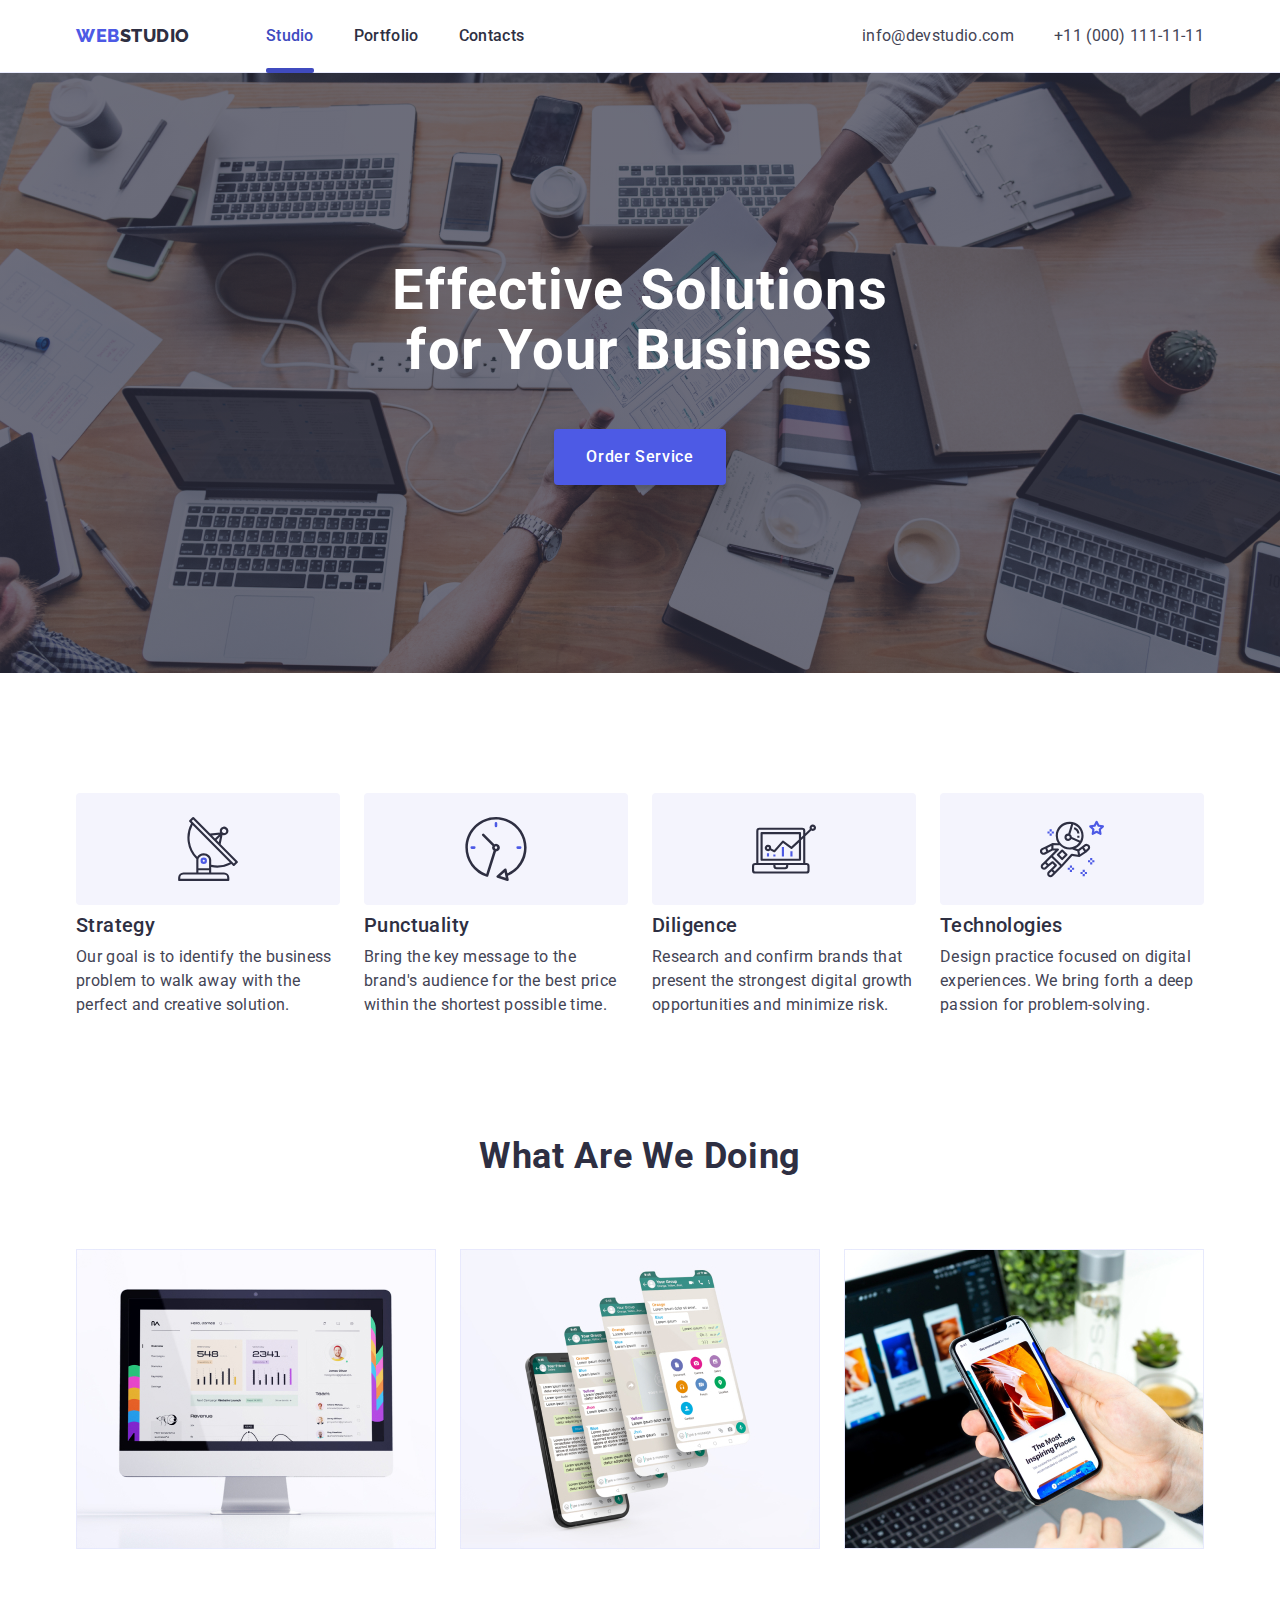
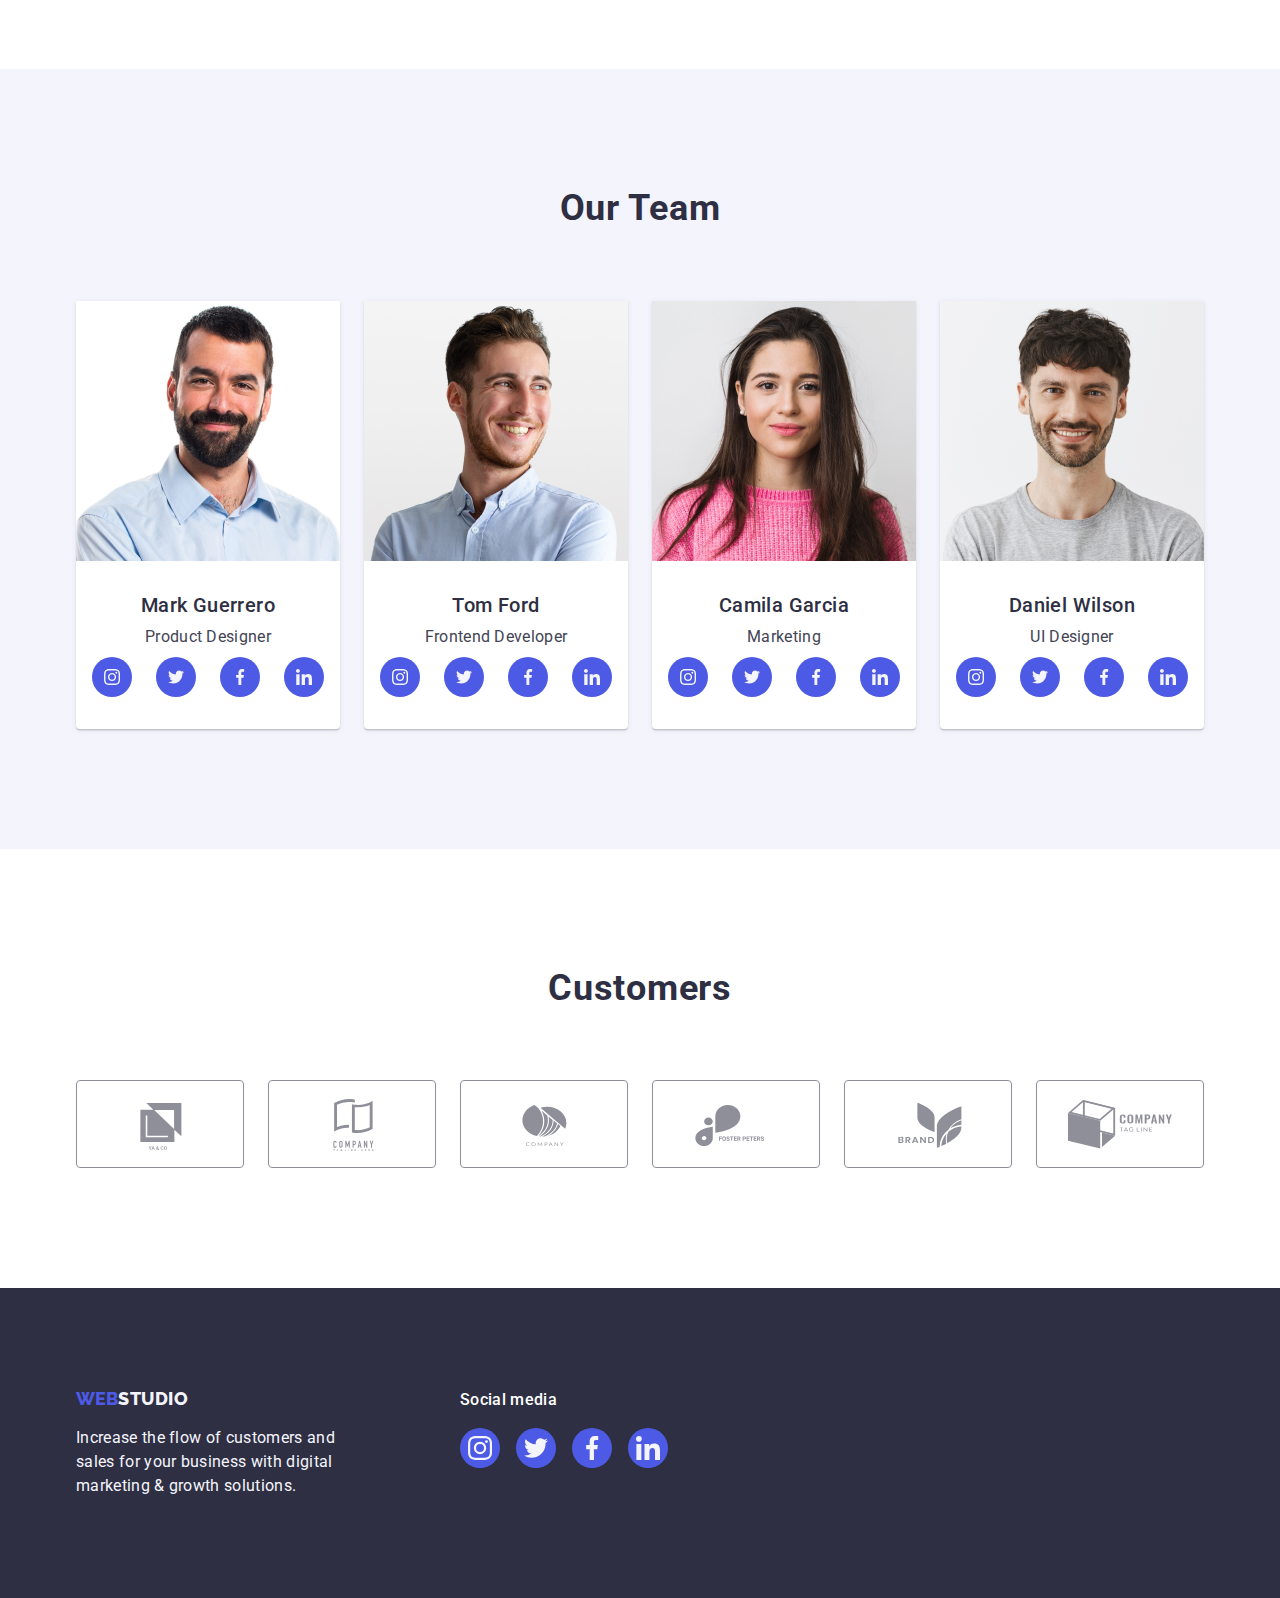
<file: index.html>
<!DOCTYPE html>
<html lang="en">
<head>
    <meta charset="UTF-8">
    <meta http-equiv="X-UA-Compatible" content="IE=edge">
    <meta name="viewport" content="width=device-width, initial-scale=1.0">
    <title>Document</title>
    <link rel="preconnect" href="https://fonts.googleapis.com">
    <link rel="preconnect" href="https://fonts.gstatic.com" crossorigin>
    <link href="https://fonts.googleapis.com/css2?family=Raleway:wght@800&family=Roboto:wght@400;500;700;900&display=swap" rel="stylesheet">
    <link rel="stylesheet" href="https://cdnjs.cloudflare.com/ajax/libs/modern-normalize/1.1.0/modern-normalize.min.css">
    <link rel="stylesheet" href="css/styles.css">
</head>
<body>
   <!-- Неader section -->
   <header class="border">
    <div class="header-container container">
        <!-- Nav -->
        <nav class="header-nav">
        <!-- Logo -->
        <a class="logo link" href="./index.html">Web<span class="logo-item">Studio</span></a>
        <ul class="nav-list link list">
            <li class="header-nav-list">
                <a class="header-nav-link link current" href="./index.html">Studio</a>
            </li>
            <li class="header-nav-list">
                <a class="header-nav-link link" href="./portfolio.html">Portfolio</a>
            </li>
            <li class="header-nav-list">
                <a class="header-nav-link link" href="">Contacts</a>
            </li>
        </ul>
        </nav>
        <address class="contacts">
            <ul class="header-contacts link list">
                 <li><a class="header-link link" href="mailto:info@devstudio.com">info@devstudio.com</a></li>
                <li><a class="header-link list link" href="tel:+110001111111">+11 (000) 111-11-11</a></li>
            </ul>
         </address>
    </div>
</header>
    <!-- Main section -->
    <main>
        <!-- Hero section -->
                <section class="hero-overlay">
                    <div class="main-container container">
                        <h1 class="hero-caption">Effective Solutions for Your Business</h1>
                        <button class="button" type="button" data-modal-open>Order Service</button>
                    </div>
                </section>
        <!-- About section -->
            <section class="page-section">
                <div class="container">
                    <h2 class="visually-hidden">About section</h2>
                    <ul class="page-item list">
                     <li class="desc-item"> 
                        <div class="icon-conteiner">
                            <svg class="page-icon" width="64" height="64">
                                <use href="./images/icons.svg#icon-antenna"></use>
                            </svg>
                        </div>
                         <h3 class="section-title">Strategy</h3>
                         <p class="section-text">Our goal is to identify the business problem to walk away with the perfect and creative solution.</p>
                     </li>
                     <li class="desc-item">
                        <div class="icon-conteiner">
                            <svg class="page-icon" width="64" height="64">
                                <use href="./images/icons.svg#icon-clock"></use>
                            </svg>
                        </div>
                         <h3 class="section-title">Punctuality</h3>
                         <p class="section-text">Bring the key message to the brand's audience for the best price within the shortest possible time.</p>
                     </li>
                     <li class="desc-item">
                        <div class="icon-conteiner">
                            <svg class="page-icon" width="64" height="64">
                                <use href="./images/icons.svg#icon-diagram"></use>
                            </svg>
                        </div>
                         <h3 class="section-title">Diligence</h3>
                         <p class="section-text">Research and confirm brands that present the strongest digital growth opportunities and minimize risk.</p>
                     </li>
                     <li class="desc-item">
                        <div class="icon-conteiner">
                            <svg class="page-icon" width="64" height="64">
                                <use href="./images/icons.svg#icon-astronaut"></use>
                            </svg>
                        </div>
                         <h3 class="section-title">Technologies</h3>
                         <p class="section-text">Design practice focused on digital experiences. We bring forth a deep passion for problem-solving.</p>
                     </li>
                    </ul>
                </div>
            </section>
        <!-- What are we doing-->
            <section class="content-section section">
                <div class="container">
                    <h2 class="content-title">What are we doing</h2>
                    <ul class="card-set list link">
                        <li class="card-set-item item">
                            <img src="./images/img.jpg" alt="laptop" width="360" height="300">
                        </li>
                        <li class="card-set-item item">
                            <img src="./images/img2.jpg" alt="smartphone" width="360" height="300">
                        </li>
                        <li class="card-set-item item">
                            <img src="./images/img3.jpg" alt="iphone" width="360" height="300">
                        </li>
                    </ul>
                </div>
            </section>
        <!-- Team section -->
            <section class="features-section section">
                <div class="container">
                    <h2 class="subject-section">Our Team</h2>
                    <ul class="features-list list card-set">
                       <li class="features-items card-set-item">
                        <img src="./images/img4.jpg" alt="Photo Mark Guerrero" width="264" height="260">
                        <div class="team-wrapper">
                            <h3 class="features-title">Mark Guerrero</h3>
                            <p class="features-section-text">Product Designer</p>
                            <ul class="social list">
                                <li class="social-item">
                                    <a class="social-link link" href="https://www.instagram.com/" target="_blank" rel="noopener noreferrer" aria-label="Link instagram">
                                         <svg class="social-icon" width="16" height="16">
                                            <use href="./images/icons.svg#icon-instagram"></use>
                                        </svg> 
                                    </a>
                                 </li>
                                 <li class="social-item">
                                    <a class="social-link link" href="https://twitter.com/" target="_blank" rel="noopener noreferrer" aria-label="Link twitter">
                                        <svg class="social-icon" width="16" height="16">
                                            <use href="./images/icons.svg#icon-twitter"></use>
                                        </svg>
                                    </a>
                                 </li>
                                 <li class="social-item">
                                    <a class="social-link link" href="https://uk-ua.facebook.com/" target="_blank" rel="noopener noreferrer" aria-label="Link facebook">
                                        <svg class="social-icon" width="16" height="16">
                                            <use href="./images/icons.svg#icon-facebook"></use>
                                        </svg>
                                    </a>
                                 </li>
                                 <li class="social-item">
                                    <a class="social-link link" href="https://ua.linkedin.com/" target="_blank" rel="noopener noreferrer" aria-label="Link linkedin">
                                        <svg class="social-icon" width="16" height="16">
                                            <use href="./images/icons.svg#icon-linkedin"></use>
                                        </svg>
                                    </a>
                                 </li>
                            </ul>
                        </div>
                       </li>
                       <li class="features-items card-set-item">
                        <img src="./images/img7.jpg" alt="Photo Tom Ford" width="264" height="260">
                        <div class="team-wrapper">
                            <h3 class="features-title">Tom Ford</h3>
                            <p class="features-section-text">Frontend Developer</p>
                            <ul class="social list">
                                <li class="social-item">
                                    <a class="social-link link" href="https://www.instagram.com/" target="_blank" rel="noopener noreferrer" aria-label="Link instagram">
                                         <svg class="social-icon" width="40" height="40">
                                            <use href="./images/icons.svg#icon-instagram"></use>
                                        </svg> 
                                    </a>
                                 </li>
                                 <li class="social-item">
                                    <a class="social-link link" href="https://twitter.com/" target="_blank" rel="noopener noreferrer" aria-label="Link twitter">
                                        <svg class="social-icon" width="40" height="40">
                                            <use href="./images/icons.svg#icon-twitter"></use>
                                        </svg>
                                    </a>
                                 </li>
                                 <li class="social-item">
                                    <a class="social-link link" href="https://uk-ua.facebook.com/" target="_blank" rel="noopener noreferrer" aria-label="Link facebook">
                                        <svg class="social-icon" width="40" height="40">
                                            <use href="./images/icons.svg#icon-facebook"></use>
                                        </svg>
                                    </a>
                                 </li>
                                 <li class="social-item">
                                    <a class="social-link link" href="https://ua.linkedin.com/" target="_blank" rel="noopener noreferrer" aria-label="Link linkedin">
                                        <svg class="social-icon" width="40" height="40">
                                            <use href="./images/icons.svg#icon-linkedin"></use>
                                        </svg>
                                    </a>
                                 </li>
                            </ul>
                        </div>
                       </li>
                       <li class="features-items card-set-item">
                        <img src="./images/img5.jpg" alt="Photo Camila Garcia" width="264" height="260">
                        <div class="team-wrapper">
                            <h3 class="features-title">Camila Garcia</h3>
                            <p class="features-section-text">Marketing</p>
                            <ul class="social list">
                                <li class="social-item">
                                    <a class="social-link link" href="https://www.instagram.com/" target="_blank" rel="noopener noreferrer" aria-label="Link instagram">
                                         <svg class="social-icon" width="40" height="40">
                                            <use href="./images/icons.svg#icon-instagram"></use>
                                        </svg> 
                                    </a>
                                 </li>
                                 <li class="social-item">
                                    <a class="social-link link" href="https://twitter.com/" target="_blank" rel="noopener noreferrer" aria-label="Link twitter">
                                        <svg class="social-icon" width="40" height="40">
                                            <use href="./images/icons.svg#icon-twitter"></use>
                                        </svg>
                                    </a>
                                 </li>
                                 <li class="social-item">
                                    <a class="social-link link" href="https://uk-ua.facebook.com/" target="_blank" rel="noopener noreferrer" aria-label="Link facebook">
                                        <svg class="social-icon" width="40" height="40">
                                            <use href="./images/icons.svg#icon-facebook"></use>
                                        </svg>
                                    </a>
                                 </li>
                                 <li class="social-item">
                                    <a class="social-link link" href="https://ua.linkedin.com/" target="_blank" rel="noopener noreferrer" aria-label="Link linkedin">
                                        <svg class="social-icon" width="40" height="40">
                                            <use href="./images/icons.svg#icon-linkedin"></use>
                                        </svg>
                                    </a>
                                 </li>
                            </ul>
                        </div>
                       </li>
                       <li class="features-items card-set-item">
                        <img src="./images/img6.jpg" alt="Photo Daniel Wilson" width="264" height="260">
                        <div class="team-wrapper">
                            <h3 class="features-title">Daniel Wilson</h3>
                            <p class="features-section-text">UI Designer</p>
                            <ul class="social list">
                                <li class="social-item">
                                    <a class="social-link link" href="https://www.instagram.com/" target="_blank" rel="noopener noreferrer" aria-label="Link instagram">
                                         <svg class="social-icon" width="40" height="40">
                                            <use href="./images/icons.svg#icon-instagram"></use>
                                        </svg> 
                                    </a>
                                 </li>
                                 <li class="social-item">
                                    <a class="social-link link" href="https://twitter.com/" target="_blank" rel="noopener noreferrer" aria-label="Link twitter">
                                        <svg class="social-icon" width="40" height="40">
                                            <use href="./images/icons.svg#icon-twitter"></use>
                                        </svg>
                                    </a>
                                 </li>
                                 <li class="social-item">
                                    <a class="social-link link" href="https://uk-ua.facebook.com/" target="_blank" rel="noopener noreferrer" aria-label="Link facebook">
                                        <svg class="social-icon" width="40" height="40">
                                            <use href="./images/icons.svg#icon-facebook"></use>
                                        </svg>
                                    </a>
                                 </li>
                                 <li class="social-item">
                                    <a class="social-link link" href="https://ua.linkedin.com/" target="_blank" rel="noopener noreferrer" aria-label="Link linkedin">
                                        <svg class="social-icon" width="40" height="40">
                                            <use href="./images/icons.svg#icon-linkedin"></use>
                                        </svg>
                                    </a>
                                 </li>
                            </ul>
                        </div>
                       </li>
                    </ul>
                </div>
            </section>
            <!-- Customers -->
            <section class="clients-section">
                <div class="container">
                    <h2 class="clients-title">Customers</h2>
                    <ul class="clients-list list">
                    <li class="clients-item list">
                        <a class="clients-link" href="">
                            <svg class="clients-icon" width="104" height="56">
                                <use href="./images/icons.svg#icon-Logo-5"></use>
                            </svg>
                        </a>
                    </li>
                    <li class="clients-item list">
                        <a class="clients-link" href="">
                            <svg class="clients-icon" width="104" height="56">
                                <use href="./images/icons.svg#icon-Logo-6"></use>
                            </svg>
                        </a>
                    </li>
                    <li class="clients-item list">
                        <a class="clients-link" href="">
                            <svg class="clients-icon" width="104" height="56">
                                <use href="./images/icons.svg#icon-Logo-7"></use>
                            </svg>
                        </a>
                    </li>
                    <li class="clients-item list">
                        <a class="clients-link" href="">
                            <svg class="clients-icon" width="104" height="56">
                                <use href="./images/icons.svg#icon-Logo-8"></use>
                            </svg>
                        </a>
                    </li>
                    <li class="clients-item list">
                        <a class="clients-link" href="">
                            <svg class="clients-icon" width="104" height="56">
                                <use href="./images/icons.svg#icon-Logo-9"></use>
                            </svg>
                        </a>
                    </li>
                    <li class="clients-item list">
                        <a class="clients-link" href="">
                            <svg class="clients-icon" width="104" height="56">
                                <use href="./images/icons.svg#icon-Logo-10"></use>
                            </svg>
                        </a>
                    </li>
                   </ul>
                </div>
            </section>
    </main>
    <!-- Footer -->
        <footer class="footer-section list">
            <div class="footer-container container">
                <div class="footer-wrap">
                    <a class="footer-logo-link link" href="./index.html">Web<span class="footer-logo">Studio</span></a>
                    <p class="footer-text">Increase the flow of customers and sales for your business with digital marketing &#38; growth solutions.</p>
                </div>
                <div class="footer-contacts">
                    <p class="contacts-text">Social media</p>
                    <ul class="footer-list list">
                        <li class="social-item">
                            <a class="social-link footer-link link" href="https://www.instagram.com/" target="_blank" rel="noopener noreferrer" aria-label="Link instagram">
                                 <svg class="social-icon footer-icon" width="24" height="24">
                                    <use href="./images/icons.svg#icon-instagram"></use>
                                </svg>
                            </a>
                         </li>
                         <li class="social-item">
                            <a class="social-link footer-link link" href="https://twitter.com/" target="_blank" rel="noopener noreferrer" aria-label="Link twitter">
                                <svg class="social-icon footer-icon" width="24" height="24">
                                    <use href="./images/icons.svg#icon-twitter"></use>
                                </svg>
                            </a>
                         </li>
                         <li class="social-item">
                            <a class="social-link footer-link link" href="https://uk-ua.facebook.com/" target="_blank" rel="noopener noreferrer" aria-label="Link facebook">
                                <svg class="social-icon footer-icon" width="24" height="24">
                                    <use href="./images/icons.svg#icon-facebook"></use>
                                </svg>
                            </a>
                         </li>
                         <li class="social-item">
                            <a class="social-link footer-link link" href="https://ua.linkedin.com/" target="_blank" rel="noopener noreferrer" aria-label="Link linkedin">
                                <svg class="social-icon footer-icon" width="24" height="24">
                                    <use href="./images/icons.svg#icon-linkedin"></use>
                                </svg>
                            </a>
                         </li>
                    </ul>
                </div>
            </div>
        </footer>
           <!-- Modal window -->
           <div class="backdrop is-hidden" data-modal>
            <div class="modal">
                <button class="modal-button" type="button" data-modal-close>
                    <svg class="modal-icon" width="8" height="8">
                        <use href="./images/icons.svg#icon-close"></use>
                    </svg>
                </button>
            </div>
        </div>
    <script src="./modal.js"></script>
</body>
</html>
</file>
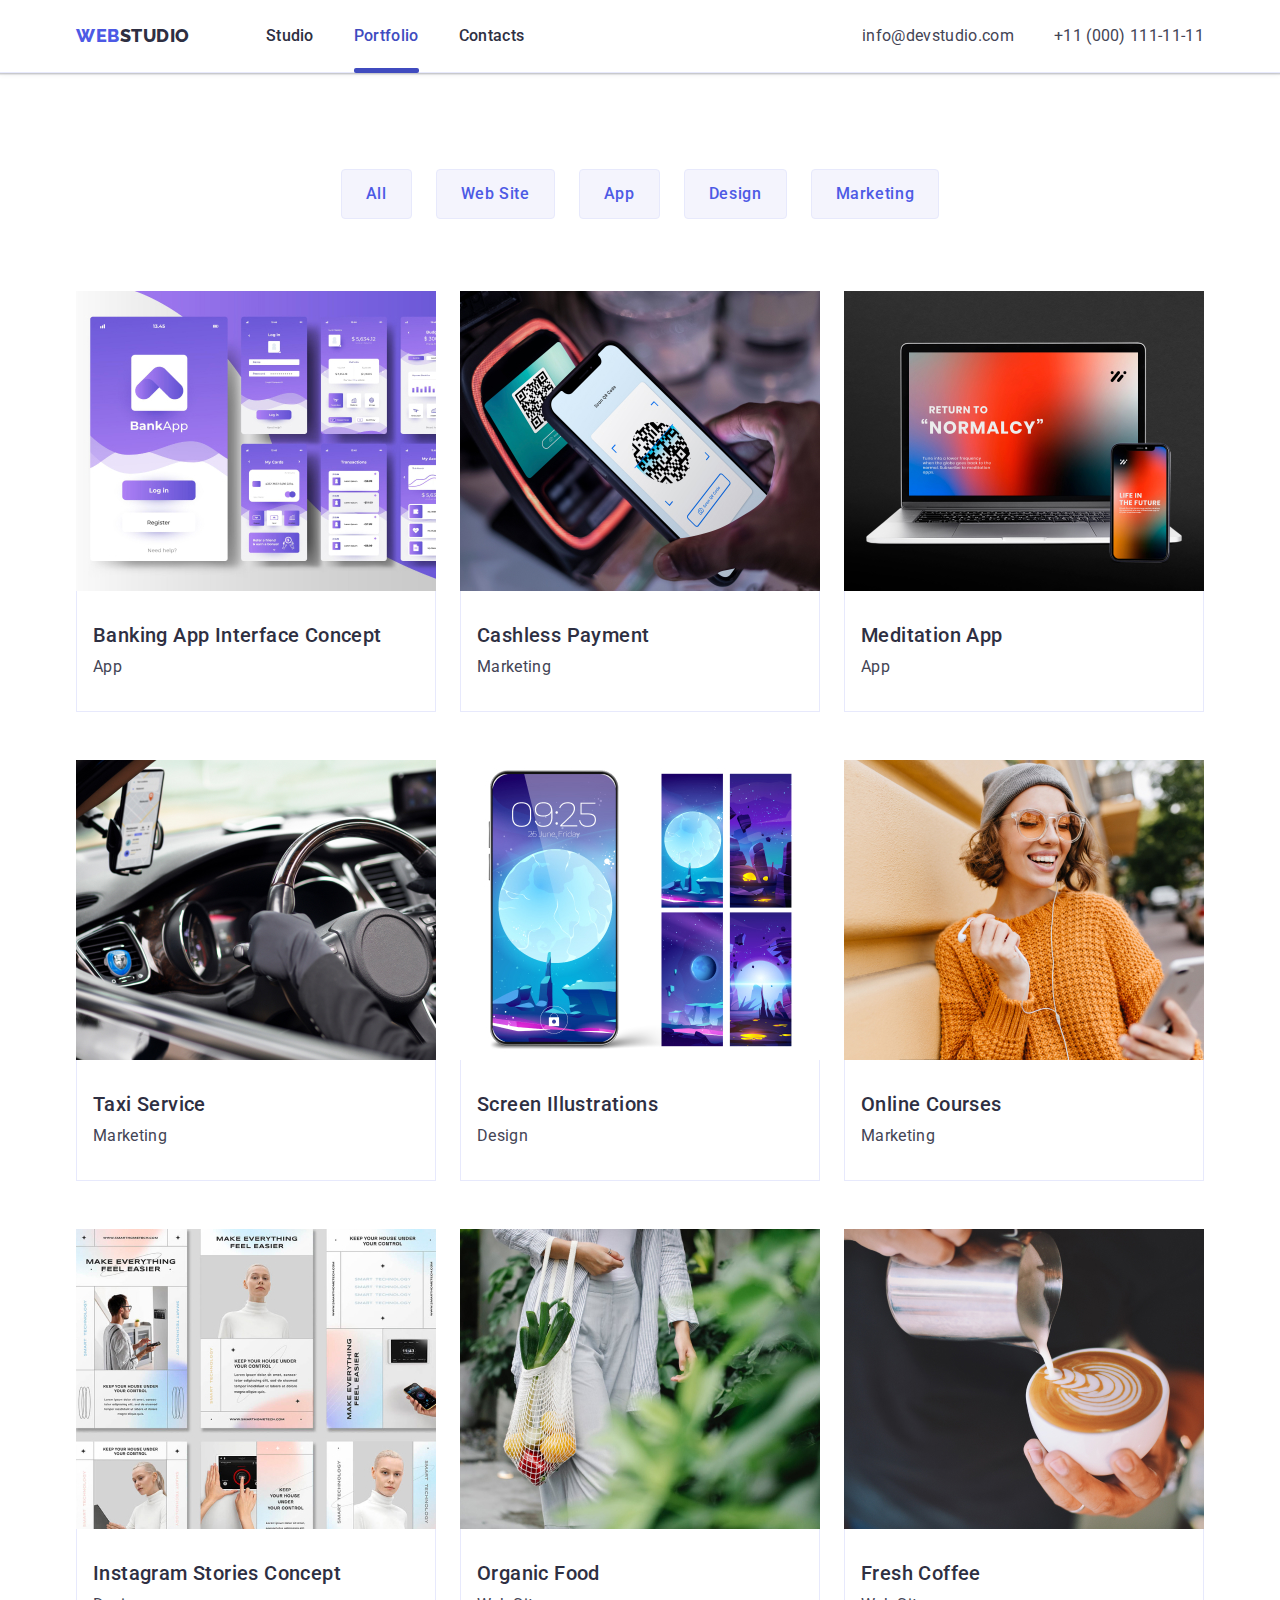
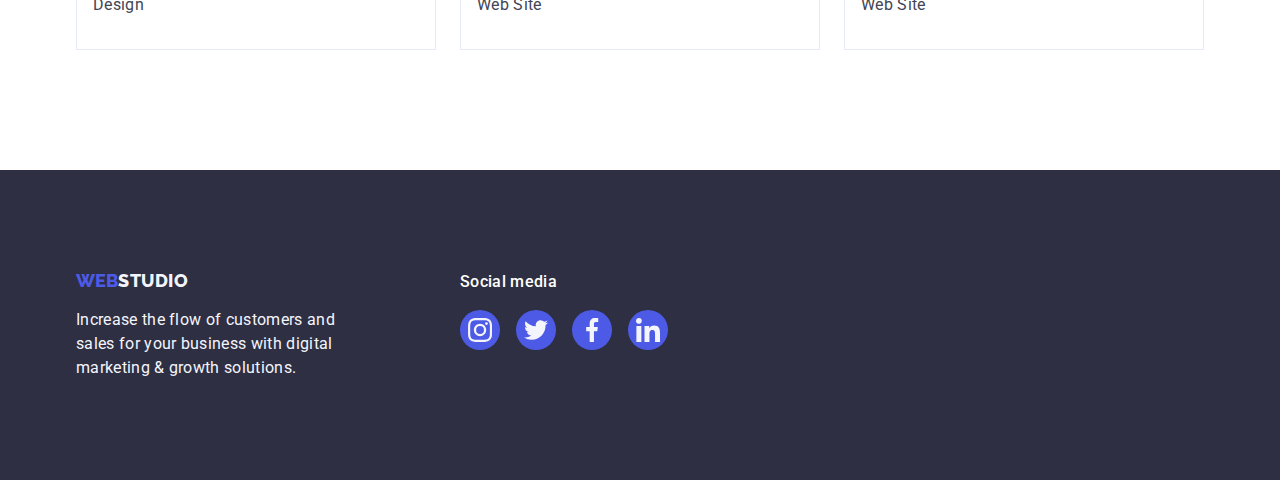
<file: portfolio.html>
<!DOCTYPE html>
<html lang="en">
<head>
    <meta charset="UTF-8">
    <meta http-equiv="X-UA-Compatible" content="IE=edge">
    <meta name="viewport" content="width=device-width, initial-scale=1.0">
    <title>Document</title>
    <link rel="preconnect" href="https://fonts.googleapis.com">
    <link rel="preconnect" href="https://fonts.gstatic.com" crossorigin>
    <link href="https://fonts.googleapis.com/css2?family=Raleway:wght@800&family=Roboto:wght@400;500;700;900&display=swap" rel="stylesheet">
    <link rel="stylesheet" href="https://cdnjs.cloudflare.com/ajax/libs/modern-normalize/1.1.0/modern-normalize.min.css">
    <link rel="stylesheet" href="css/styles.css">
</head>
<body>
    <!-- Неader section -->
    <header class="border">
        <div class="header-container container">
            <!-- Nav -->
            <nav class="header-nav">
            <!-- Logo -->
            <a class="logo link" href="./index.html">Web<span class="logo-item">Studio</span></a>
            <ul class="nav-list link list">
                <li class="header-nav-list">
                    <a class="header-nav-link link" href="./index.html">Studio</a>
                </li>
                <li class="header-nav-list">
                    <a class="header-nav-link link current" href="./portfolio.html">Portfolio</a>
                </li>
                <li class="header-nav-list">
                    <a class="header-nav-link link" href="">Contacts</a>
                </li>
            </ul>
            </nav>
            <address class="contacts">
                <ul class="header-contacts link list">
                     <li><a class="header-link link" href="mailto:info@devstudio.com">info@devstudio.com</a></li>
                    <li><a class="header-link list link" href="tel:+110001111111">+11 (000) 111-11-11</a></li>
                </ul>
             </address>
        </div>
    </header>
    <!-- Main section -->
    <main>
    <section class="main-section">
        <div class="container">
            <h1  class="visually-hidden">Main section</h1>
            <ul class="main-item card-set list">
                <li><button class="main-button" type="button">All</button></li>
                <li><button class="main-button" type="button">Web Site</button></li>
                <li><button class="main-button" type="button">App</button></li>
                <li><button class="main-button" type="button">Design</button></li>
                <li><button class="main-button" type="button">Marketing</button></li>
            </ul>
            <ul class="main-item-wrapper card-set link list">
                <li class="body-items card-set-item">
                    <a class="main-link link" href="">
                        <div class="main-box">
                            <img src="./images/img11.jpg" alt="Banking App Interface Concept" width="360" height="300">
                            <div class="main-overlay">
                                <p class="overlay-label">14 Stylish and User-Friendly App Design Concepts · Task Manager App · Calorie Tracker App · Exotic Fruit Ecommerce App · Cloud Storage App</p>
                            </div>
                        </div>
                             <div class="main-team-wrapper">
                                <h2 class="main-title">Banking App Interface Concept</h2>
                                <p class="main-text">App</p>
                            </div>
                    </a>
                </li>
                <li class="body-items card-set-item">
                        <a class="main-link link" href="">
                            <div class="main-box">
                                <img src="./images/img12.jpg" alt="Cashless Payment" width="360" height="300">
                                <div class="main-overlay">
                                    <p class="overlay-label">14 Stylish and User-Friendly App Design Concepts · Task Manager App · Calorie Tracker App · Exotic Fruit Ecommerce App · Cloud Storage App</p>
                                </div>
                            </div>
                        <div class="main-team-wrapper">
                            <h2 class="main-title">Cashless Payment</h2>
                            <p class="main-text">Marketing</p>
                        </div>
                    </a>
                </li>
                <li class="body-items card-set-item">
                        <a class="main-link link" href="">
                            <div class="main-box">
                                <img src="./images/img13.jpg" alt="Meditation App" width="360" height="300">
                                <div class="main-overlay">
                                    <p class="overlay-label">14 Stylish and User-Friendly App Design Concepts · Task Manager App · Calorie Tracker App · Exotic Fruit Ecommerce App · Cloud Storage App</p>
                                </div>
                            </div>
                        <div class="main-team-wrapper">
                            <h2 class="main-title">Meditation App</h2>
                            <p class="main-text">App</p>
                        </div>
                    </a>
                </li>
                <li class="body-items card-set-item">
                        <a class="main-link link" href="">
                            <div class="main-box">
                                <img src="./images/img14.jpg" alt="Taxi Service" width="360" height="300">
                                <div class="main-overlay">
                                    <p class="overlay-label">14 Stylish and User-Friendly App Design Concepts · Task Manager App · Calorie Tracker App · Exotic Fruit Ecommerce App · Cloud Storage App</p>
                                </div>
                            </div>
                        <div class="main-team-wrapper">
                            <h2 class="main-title">Taxi Service</h2>
                            <p class="main-text">Marketing</p>
                        </div>
                    </a>
                </li>
                <li class="body-items card-set-item">
                        <a class="main-link link" href="">
                            <div class="main-box">
                                <img src="./images/img15.jpg" alt="Screen Illustrations" width="360" height="300">
                                <div class="main-overlay">
                                    <p class="overlay-label">14 Stylish and User-Friendly App Design Concepts · Task Manager App · Calorie Tracker App · Exotic Fruit Ecommerce App · Cloud Storage App</p>
                                </div>
                            </div>
                        <div class="main-team-wrapper">
                            <h2 class="main-title">Screen Illustrations</h2>
                            <p class="main-text">Design</p>
                        </div>
                    </a>
                </li>
                <li class="body-items card-set-item">
                        <a class="main-link link" href="">
                            <div class="main-box">
                                <img src="./images/img16.jpg" alt="Online Courses" width="360" height="300">
                                <div class="main-overlay">
                                    <p class="overlay-label">14 Stylish and User-Friendly App Design Concepts · Task Manager App · Calorie Tracker App · Exotic Fruit Ecommerce App · Cloud Storage App</p>
                                </div>
                            </div>
                        <div class="main-team-wrapper">
                            <h2 class="main-title">Online Courses</h2>
                            <p class="main-text">Marketing</p>
                        </div>
                    </a>
                </li>
                <li class="body-items card-set-item">
                        <a class="main-link link" href="">
                            <div class="main-box">
                                <img src="./images/img17.jpg" alt="Instagram Stories Concept" width="360" height="300">
                                <div class="main-overlay">
                                    <p class="overlay-label">14 Stylish and User-Friendly App Design Concepts · Task Manager App · Calorie Tracker App · Exotic Fruit Ecommerce App · Cloud Storage App</p>
                                </div>
                            </div>
                        <div class="main-team-wrapper">
                            <h2 class="main-title">Instagram Stories Concept</h2>
                            <p class="main-text">Design</p>
                        </div>
                    </a>
                </li>
                <li class="body-items card-set-item">
                        <a class="main-link link" href="">
                            <div class="main-box">
                                <img src="./images/img18.jpg" alt="Organic Food" width="360" height="300">
                                <div class="main-overlay">
                                    <p class="overlay-label">14 Stylish and User-Friendly App Design Concepts · Task Manager App · Calorie Tracker App · Exotic Fruit Ecommerce App · Cloud Storage App</p>
                                </div>
                            </div>
                        <div class="main-team-wrapper">
                            <h2 class="main-title">Organic Food</h2>
                            <p class="main-text">Web Site</p>
                        </div>
                    </a>
                </li>
                <li class="body-items card-set-item">
                        <a class="main-link link" href="">
                            <div class="main-box">
                                <img src="./images/img19.jpg" alt="Fresh Coffee" width="360" height="300">
                                <div class="main-overlay">
                                    <p class="overlay-label">14 Stylish and User-Friendly App Design Concepts · Task Manager App · Calorie Tracker App · Exotic Fruit Ecommerce App · Cloud Storage App</p>
                                </div>
                            </div>
                        <div class="main-team-wrapper">
                            <h2 class="main-title">Fresh Coffee</h2>
                            <p class="main-text">Web Site</p>
                        </div>
                    </a>
                </li>
            </ul>
        </div>
    </section>
    </main>
    <!-- Footer -->
    <footer class="footer-section list">
        <div class="footer-container container">
            <div class="footer-wrap">
                <a class="footer-logo-link link" href="./index.html">Web<span class="footer-logo">Studio</span></a>
                <p class="footer-text">Increase the flow of customers and sales for your business with digital marketing &#38; growth solutions.</p>
            </div>
            <div class="footer-contacts">
                <p class="contacts-text">Social media</p>
                <ul class="footer-list list">
                    <li class="social-item">
                        <a class="social-link footer-link link" href="https://www.instagram.com/" target="_blank" rel="noopener noreferrer" aria-label="Link instagram">
                             <svg class="social-icon footer-icon" width="40" height="40">
                                <use href="./images/icons.svg#icon-instagram"></use>
                            </svg>
                        </a>
                     </li>
                     <li class="social-item">
                        <a class="social-link footer-link link" href="https://twitter.com/" target="_blank" rel="noopener noreferrer" aria-label="Link twitter">
                            <svg class="social-icon footer-icon" width="40" height="40">
                                <use href="./images/icons.svg#icon-twitter"></use>
                            </svg>
                        </a>
                     </li>
                     <li class="social-item">
                        <a class="social-link footer-link link" href="https://uk-ua.facebook.com/" target="_blank" rel="noopener noreferrer" aria-label="Link facebook">
                            <svg class="social-icon footer-icon" width="40" height="40">
                                <use href="./images/icons.svg#icon-facebook"></use>
                            </svg>
                        </a>
                     </li>
                     <li class="social-item">
                        <a class="social-link footer-link link" href="https://ua.linkedin.com/" target="_blank" rel="noopener noreferrer" aria-label="Link linkedin">
                            <svg class="social-icon footer-icon" width="40" height="40">
                                <use href="./images/icons.svg#icon-linkedin"></use>
                            </svg>
                        </a>
                     </li>
                </ul>
            </div>
        </div>
    </footer>
</body>
</html>
</file>
<file: css/styles.css>
/* Root */
:root { 
--iris: #4d5ae5;
--ocean: #404bbf;
--navy-blue: #2e2f42;
--green: #31d0aa;
--slate: #434455;
--light-slate: #8e8f99;
--cornflower: #e7e9fc;
--cloud: #f4f4fd;
--navy-blue-modal: #2e2f42;
--grey: #2e2f42;
--white: #ffffff;
--dairy: #fcfcfc;
/* Others */
--items: 3;
--indent: 24px;
--timing-function: cubic-bezier(0.4, 0, 0.2, 1);
}


/* Body */
body {
background-color: var(--white);
font-family: 'Roboto', sans-serif;
color:var(--slate);
}


/* Card-set */
.card-set {
display: flex;
flex-wrap: wrap;
gap: var(--indent);
  }
.card-set-item {
width: calc((100% - var(--indent) * (var(--items) - 1)) / var(--items));
}


/* Reset */
.list {
list-style: none;
margin: 0px;
padding: 0px;
}

.link {
text-decoration: none;
}

h1,h2,h3,h4,h5,h6,p{
margin: 0px;
}
img{
display: block;
max-width: 100%;
height: auto;
}

.section{
padding-bottom: 120px;
padding-top: 120px;
}


/* Conteiner */
.container {
width: 1158px;
margin-left: auto;
margin-right: auto;
padding-left: 15px;
padding-right: 15px;

}


/* Header */


/* Border */
.border{
	border-bottom: 1px solid var(--cornflower);
  box-shadow: 0px 2px 1px rgba(46, 47, 66, 0.08),
   0px 1px 1px rgba(46, 47, 66, 0.16),
    0px 1px 6px rgba(46, 47, 66, 0.08);
}


/* Logo */
.logo {
font-family: 'Raleway',sans-serif;
font-weight: 800;
font-size: 18px;
line-height: 1.17;
letter-spacing: 0.03em;
text-transform: uppercase;
color: var(--iris);
font-style: normal;
margin-right: 76px;
max-width: 496px;
}

.logo-item {
color: var(--navy-blue);
}



/* Nav */
.contacts{
font-style: normal;
}   
.header-contacts{
gap: 40px;
display: flex;
align-items: center;
}
.header-container{
display: flex;
align-items: center;
}
.header-nav{
margin-right: auto;
align-items: center;
display: flex;
text-align: center;
}
.nav-list{
display: flex;
gap: 40px;
}
.header-nav-link {
position: relative;
font-weight: 500;
font-size: 16px;
line-height: 1.5;
letter-spacing: 0.02em;
color: var(--navy-blue);
padding-top: 24px;
padding-bottom: 24px;
display: block;
transition: color 250ms var(--timing-function);

}

.header-nav-link::after{
content:'';
position: absolute;
left: 0;
bottom: -1px;


display: block;

width: 100%;
height: 5px;
border-radius: 2px;
transition: 250ms var(--timing-function);
}


.header-nav-link.current::after,
.header-nav-link:hover::after,
.header-nav-link:focus::after{
  background-color: var(--ocean);
}

.header-nav-link.current{
  color: var(--ocean);
}


.header-nav-link:hover,
.header-nav-link:focus {
color: var(--ocean);
}
.header-nav-link:active {
color: var(--ocean);
}

.header-link{ 
  display: block;
  padding-top: 24px;
  padding-bottom: 24px;
}

.header-link {
font-weight: 400;
font-size: 16px;
line-height: 1.5;
letter-spacing: 0.02em;
color: var(--slate); 
text-decoration: none;
transition: color 250ms var(--timing-function);
}
.header-link:hover,
.header-link:focus {
color: var(--ocean);
transition: color 250ms var(--timing-function);

}


/* Hero-section*/


/* Main-container */
.main-container{
text-align: center;
}

.hero-overlay{
background-image: linear-gradient(
rgba(46, 47, 66, 0.7),
rgba(46, 47, 66, 0.7)),
url(../images/people-office.jpg);
height: 600px;
max-width: 1440px;
margin-left: auto;
margin-right: auto;
background-position: center;
background-repeat: no-repeat;
background-size: cover;
background-color: var(--navy-blue-modal);
padding-top: 188px;
padding-bottom: 188px;
}

.hero-caption {
font-weight: 700;
font-size: 56px;
line-height: 1.07;
text-align: center;
letter-spacing: 0.02em;
color: var(--white);
max-width: 496px;
margin: 0 auto 48px;
}



/* Booton */
.button {
display: block;
border: none;
min-width: 105px;
min-height: 24px;
font-family: "Roboto", sans-serif;
font-weight: 500;
font-size: 16px;
line-height: 1.5;
letter-spacing: 0.04em;
background-color: var(--iris);
color: var(--white);
box-shadow: 0px 4px 4px rgba(0, 0, 0, 0.15);
border-radius: 4px;
cursor: pointer;
padding-top: 16px;
padding-bottom: 16px;
padding-left: 32px;
padding-right: 32px;
min-width: 169px;
height: 56px;
margin: auto;


transition: background-color 250ms var(--timing-function);
}

.button:hover,
.button:focus {
background-color: var(--ocean); 
transition: background-color 250ms var(--timing-function);
}


/* About section */
/* page-icon */


.icon-conteiner{
display: flex;
justify-content: center;
Width:264px;
height: 112px;
border-radius: 4px;
background-color: var(--cloud);
align-items: center;
margin-bottom: 8px;
}

.page-section{
padding-top: 120px;
padding-bottom: 120px;
}
.page-item{
display: flex;
}

.desc-item{
margin-right: 24px;
}
.desc-item:last-child{
margin-right: 0;
}
.section-title {
font-weight: 500;
font-size: 20px;
line-height: 1.2;
letter-spacing: 0.02em;
color: var(--navy-blue);
margin-bottom: 8px;
margin-top: 8px;
}
.visually-hidden {
visibility: hidden;
position: absolute;
width: 1px;
height: 1px;
margin: -1px;
border: 0;
padding: 0;
		
white-space: nowrap;
clip-path: inset(100%);
clip: rect(0 0 0 0);
overflow: hidden;
}
	  

.section-text {
font-weight: 400;
font-size: 16px;
line-height: 1.5;
letter-spacing: 0.02em;
color: var(--slate);
min-width: 264px;
}


/* What are we doing */
.content-title {
font-weight: 700;
font-size: 36px;
line-height: 1.11;
text-align: center;
letter-spacing: 0.02em;
text-transform: capitalize;
color: var(--navy-blue); 
margin-bottom: 72px; 
} 
.content-section {
background-color:var(--white);
padding-top: 0px;
}


/* Team section */

.team-wrapper{
border-top-left-radius: 0px;
border-top-right-radius: 0px;
border-bottom-right-radius: 4px;
border-bottom-left-radius: 4px;
padding-top: 32px;
padding-bottom: 32px;
}

.features-items{
background-color: var(--white);
box-shadow: 0px 1px 6px rgba(46, 47, 66, 0.08), 0px 1px 1px rgba(46, 47, 66, 0.16), 0px 2px 1px rgba(46, 47, 66, 0.08);
border-radius: 0px 0px 4px 4px;

}
.features-list{
--items: 4;
} 
.features-section {
background-color:var(--cloud) ;
}
.features-items {
background-color: var(--white);
}
.subject-section {
font-weight: 700;
font-size: 36px;
line-height: 1.11;
text-align: center;
letter-spacing: 0.02em;
text-transform: capitalize;
color: var(--navy-blue);
margin-bottom: 72px;
}
.features-title {
background-color:var(--white);
font-weight: 500;
font-size: 20px;
line-height: 1.2;
text-align: center;
letter-spacing: 0.02em;
color: var(--navy-blue);
margin-bottom: 8px;
}
.features-section-text {
font-size: 16px;
line-height: 1.5;
letter-spacing: 0.02em;
text-align: center;
}


/* Icons */
.social{
display:flex;
gap: 24px;
justify-content: center;
margin-top: 8px;
}

.social-link {
display: flex;
width: 40px;
height: 40px;
background-color: var(--iris);
justify-content: center;
align-items: center;
border-radius: 50%;
transition: background-color 250ms var(--timing-function);
}

.social-link:hover,
.social-link:focus{
background-color: var(--ocean);
transition: background-color 250ms var(--timing-function);
}


.social-icon{
max-width: 16px;
fill: var(--cloud);
}



/* Clients */

.clients-section{
padding-top: 120px;
padding-bottom: 120px;
}
.clients-title{
text-align: center;
color: var(--navy-blue);
font-style: normal;
font-weight: 700;
font-size: 36px;
line-height: 1.1;
letter-spacing: 0.02em;
margin-bottom: 72px;
cursor: pointer;
}

.clients-list{
display: flex;
gap: 24px;
}
	
	
.clients-link{
border: 1px solid var(--light-slate);
border-radius: 4px;
display: flex;
justify-content: center;
align-items: center;
width: 168px;
height: 88px;
color: var(--light-slate);

transition: color 250ms var(--timing-function), border-color 250ms var(--timing-function);
}
	
.clients-link:hover,
.clients-link:focus{
border-color: 1px solid var(--ocean);
color: var(--ocean);
transition: color 250ms var(--timing-function), border-color 250ms var(--timing-function);
}
	
.clients-icon{
fill: currentColor;
}




/* Footer */
.footer-container{
display: flex;
align-items: baseline;
}

.footer-wrap{
margin-right: 120px;
}



.footer-section {
background-color: var(--navy-blue-modal);
padding-top: 100px;
padding-bottom: 100px;
}

.footer-logo-link {
display: inline-block;
margin-bottom: 16px;
font-family: 'Raleway',sans-serif;
font-weight: 800;
font-size: 18px;
align-items: center;
text-transform: uppercase;
color: var(--iris);
}

.footer-logo {
font-family: 'Raleway',sans-serif;
font-weight: 800;
font-size: 18px;
line-height: 1.17;
align-items: center;
letter-spacing: 0.03em;
text-transform: uppercase;
color: var(--cloud);}

.footer-text {
color: #f4f4fd;
width: 264px;
line-height: 24px;
letter-spacing: 0.02em;
}

.contacts-text{
font-weight: 500;
line-height: 24px;
letter-spacing: 0.02em;
color: var(--white);
margin-bottom: 16px;
}


/* Icon-footer */
.footer-link{
width: 40px;
height: 40px;
transition: background-color 250ms var(--timing-function);
}

.footer-link{
  fill: var(--cloud);
  transition: color 250ms var(--timing-function), border-color 250ms var(--timing-function);
}


.footer-link:hover,
.footer-link:focus{
  background-color: #31d0aa;
}

.footer-list{
display:flex;
gap: 16px;
justify-content: center;
}

.footer-icon{
max-width: 24px;
}
/* Portfolio */
.main-item-wrapper{
row-gap: 48px;
}


.main-section{
padding-top: 96px;
padding-bottom: 120px;
}
.body-items{
--items: 3;
}

.main-link{
display: block;
transition: box-shadow 250ms var(--timing-function);
}

.main-link:hover,
.main-link:focus{
box-shadow: 0px 1px 6px rgba(46, 47, 66, 0.08), 0px 1px 1px rgba(46, 47, 66, 0.16), 0px 2px 1px rgba(46, 47, 66, 0.08);
transition: box-shadow 250ms var(--timing-function);
}

.main-title {
font-weight: 500;
font-size: 20px;
line-height: 1.2;
letter-spacing: 0.02em;
color: var(--navy-blue);
}

.main-button {
font-family:"Roboto", sans-serif;
font-weight: 500;
background-color: var(--cloud);
color: var(--iris);
font-size: 16px;
line-height: 1.5;
text-align: center;
letter-spacing: 0.04em;
cursor: pointer;
padding-left: 24px;
padding-right: 24px;
padding-bottom: 12px;
padding-top: 12px;
border-radius: 4px;
border: 1px solid var(--cornflower);
transition: background-color 250ms var(--timing-function), color 250ms var(--timing-function), border 250ms var(--timing-function), box-shadow 250ms var(--timing-function);
}

.main-button:hover,
.main-button:focus {
background-color: var(--ocean);
color: var(--white);
border: 1px solid transparent ;
box-shadow: 0px 3px 1px rgba(0, 0, 0, 0.1), 0px 2px 1px rgba(0, 0, 0, 0.08), 0px 2px 2px rgba(0, 0, 0, 0.12); 
transition: background-color 250ms var(--timing-function), color 250ms var(--timing-function), border 250ms var(--timing-function), box-shadow 250ms var(--timing-function);
} 

.main-button:active {
background-color: var(--ocean);
color: var(--white);
}
.main-text {
font-weight: 400;
font-size: 16px;
line-height: 1.5;
letter-spacing: 0.02em;
color: var(--slate);
}
.main-subject {
visibility: hidden;
}
.main-team-wrapper {
padding-left: 16px;
padding-right: 16px;
padding-top: 32px;
padding-bottom: 32px;
border: 1px solid var(--cornflower);
border-top:none ;
}
.main-title {
margin-bottom: 8px;
}
.main-item {
justify-content: center;
flex-wrap: nowrap;
min-width: 116px;
margin-bottom: 72px;
}



 /* Main-label */
.overlay-label{
font-weight: 400;
font-size: 16px;
line-height: 1.5;
letter-spacing: 0.02em;


text-align: center;
background-color: var(--iris);
color: var(--cloud);


padding-top: 40px;
padding-bottom: 64px;
padding-left: 32px;
padding-right: 32px;}



.main-box{
position: relative;
overflow: hidden;
}

.main-overlay{
position: absolute;

display: flex;
width: 100%;
height: 100%;

bottom: 0;
transform: translateY(100%);
transition: transform 250ms var(--timing-function);

}

.main-link:hover .main-overlay,
.main-link:focus .main-overlay {
transform: translateY(0%);
}


/* Modal window */

.backdrop{
position: fixed;
top: 0;
left: 0;
background-color: rgba(46, 47, 66, 0.4);
width: 100%;
height: 100%;



transition: opacity 250ms var(--timing-function), visibility 250ms var(--timing-function);
}

.backdrop.is-hidden .modal{
transition: opacity 250ms var(--timing-function), visibility 250ms var(--timing-function);
 transform: translate(-50%, -50%);
}


.modal{
top: 50%;
left: 50%;
transform: translate(-50%, -50%);
position: absolute;

box-shadow: 1px 0px 2px rgba(0, 0, 0, 0.2), 3px 0px 1px rgba(0, 0, 0, 0.12), 1px 0px 1px rgba(0, 0, 0, 0.14);
min-width: 408px;
min-height: 584px;
padding: 24px;

background-color: var(--dairy);
margin: auto;


transition: opacity 250ms var(--timing-function), visibility 250ms var(--timing-function);
}

.modal-icon{
fill: var(--navy-blue);
transition: fill 250ms var(--timing-function);
}


.modal-button:active .modal-icon{
fill: var(--white);
}


.modal-button:hover .modal-icon,
.modal-button:focus .modal-icon
{
 fill: var(--white);
}

.modal-button{
position: absolute;
top: 24px;
right: 24px;

display: flex;
width: 24px;
height: 24px;
border: 1px rgba(0, 0, 0, 0.1);
border-radius: 50%;

justify-content: center;
align-items: center;
background-color: var(--cornflower);
cursor: pointer;

transition: background-color 250ms var(--timing-function);
}

.modal-button:hover,
.modal-button:focus {
background-color: var(--ocean);
transition: background-color 250ms var(--timing-function);

}

.modal-button:active,
.modal-button:active {
background-color: var(--ocean);
transition: background-color 250ms var(--timing-function);

}

.is-hidden {
  opacity: 0;
  visibility: hidden;
  pointer-events: none;
}
</file>
